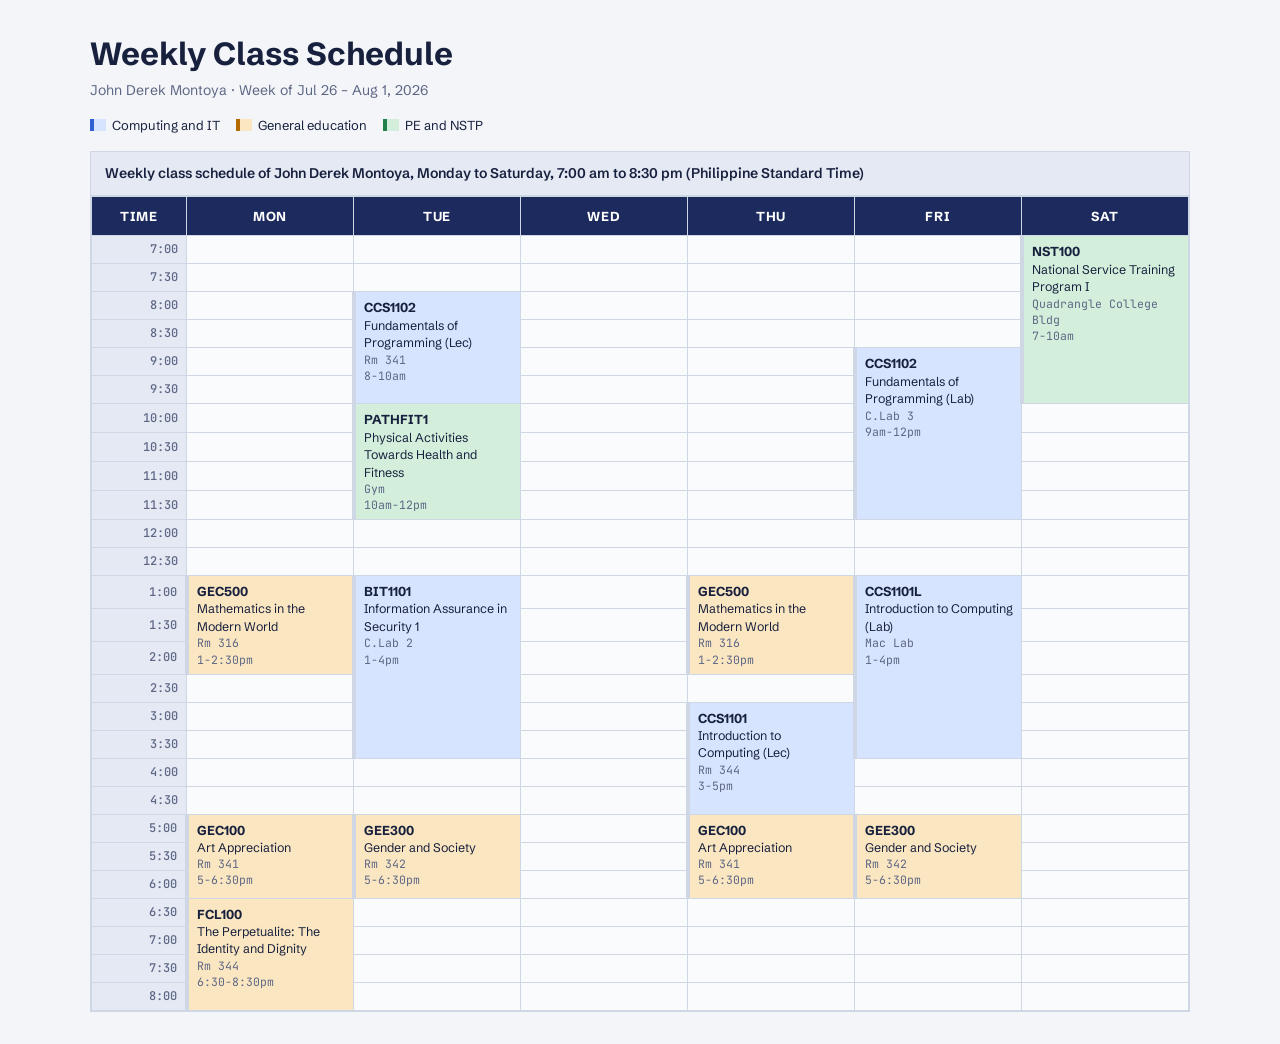
<file: index.html>
<!DOCTYPE html>
<html lang="en">
<head>
<meta charset="utf-8">
<meta name="viewport" content="width=device-width, initial-scale=1">
<title>Weekly Class Schedule</title>
<link rel="preconnect" href="https://fonts.googleapis.com">
<link rel="stylesheet" href="https://fonts.googleapis.com/css2?family=JetBrains+Mono:wght@400;500&family=Schibsted+Grotesk:wght@400;600;700&display=swap">
<link rel="stylesheet" href="styles.css">
</head>
<body>
<div class="page">
  <h1>Weekly Class Schedule</h1>
  <p class="sub">John Derek Montoya &middot; Week of Jul 26 &ndash; Aug 1, 2026</p>
  <ul class="legend">
    <li class="cs">Computing and IT</li>
    <li class="ge">General education</li>
    <li class="pe">PE and NSTP</li>
  </ul>
  <div class="table-wrap">
  <table class="schedule">
    <caption>Weekly class schedule of John Derek Montoya, Monday to Saturday, 7:00 am to 8:30 pm (Philippine Standard Time)</caption>
    <thead>
      <tr>
        <th scope="col">Time</th>
        <th scope="col" abbr="Monday">Mon</th>
        <th scope="col" abbr="Tuesday">Tue</th>
        <th scope="col" abbr="Wednesday">Wed</th>
        <th scope="col" abbr="Thursday">Thu</th>
        <th scope="col" abbr="Friday">Fri</th>
        <th scope="col" abbr="Saturday">Sat</th>
      </tr>
    </thead>
    <tbody>
      <tr>
        <th scope="row">7:00</th>
        <td class="free"></td>
        <td class="free"></td>
        <td class="free"></td>
        <td class="free"></td>
        <td class="free"></td>
        <td class="class pe" rowspan="6"><strong>NST100</strong>National Service Training Program I<span class="room">Quadrangle College Bldg</span><span class="time">7-10am</span></td>
      </tr>
      <tr>
        <th scope="row">7:30</th>
        <td class="free"></td>
        <td class="free"></td>
        <td class="free"></td>
        <td class="free"></td>
        <td class="free"></td>
      </tr>
      <tr>
        <th scope="row">8:00</th>
        <td class="free"></td>
        <td class="class cs" rowspan="4"><strong>CCS1102</strong>Fundamentals of Programming (Lec)<span class="room">Rm 341</span><span class="time">8-10am</span></td>
        <td class="free"></td>
        <td class="free"></td>
        <td class="free"></td>
      </tr>
      <tr>
        <th scope="row">8:30</th>
        <td class="free"></td>
        <td class="free"></td>
        <td class="free"></td>
        <td class="free"></td>
      </tr>
      <tr>
        <th scope="row">9:00</th>
        <td class="free"></td>
        <td class="free"></td>
        <td class="free"></td>
        <td class="class cs" rowspan="6"><strong>CCS1102</strong>Fundamentals of Programming (Lab)<span class="room">C.Lab 3</span><span class="time">9am-12pm</span></td>
      </tr>
      <tr>
        <th scope="row">9:30</th>
        <td class="free"></td>
        <td class="free"></td>
        <td class="free"></td>
      </tr>
      <tr>
        <th scope="row">10:00</th>
        <td class="free"></td>
        <td class="class pe" rowspan="4"><strong>PATHFIT1</strong>Physical Activities Towards Health and Fitness<span class="room">Gym</span><span class="time">10am-12pm</span></td>
        <td class="free"></td>
        <td class="free"></td>
        <td class="free"></td>
      </tr>
      <tr>
        <th scope="row">10:30</th>
        <td class="free"></td>
        <td class="free"></td>
        <td class="free"></td>
        <td class="free"></td>
      </tr>
      <tr>
        <th scope="row">11:00</th>
        <td class="free"></td>
        <td class="free"></td>
        <td class="free"></td>
        <td class="free"></td>
      </tr>
      <tr>
        <th scope="row">11:30</th>
        <td class="free"></td>
        <td class="free"></td>
        <td class="free"></td>
        <td class="free"></td>
      </tr>
      <tr>
        <th scope="row">12:00</th>
        <td class="free"></td>
        <td class="free"></td>
        <td class="free"></td>
        <td class="free"></td>
        <td class="free"></td>
        <td class="free"></td>
      </tr>
      <tr>
        <th scope="row">12:30</th>
        <td class="free"></td>
        <td class="free"></td>
        <td class="free"></td>
        <td class="free"></td>
        <td class="free"></td>
        <td class="free"></td>
      </tr>
      <tr>
        <th scope="row">1:00</th>
        <td class="class ge" rowspan="3"><strong>GEC500</strong>Mathematics in the Modern World<span class="room">Rm 316</span><span class="time">1-2:30pm</span></td>
        <td class="class cs" rowspan="6"><strong>BIT1101</strong>Information Assurance in Security 1<span class="room">C.Lab 2</span><span class="time">1-4pm</span></td>
        <td class="free"></td>
        <td class="class ge" rowspan="3"><strong>GEC500</strong>Mathematics in the Modern World<span class="room">Rm 316</span><span class="time">1-2:30pm</span></td>
        <td class="class cs" rowspan="6"><strong>CCS1101L</strong>Introduction to Computing (Lab)<span class="room">Mac Lab</span><span class="time">1-4pm</span></td>
        <td class="free"></td>
      </tr>
      <tr>
        <th scope="row">1:30</th>
        <td class="free"></td>
        <td class="free"></td>
      </tr>
      <tr>
        <th scope="row">2:00</th>
        <td class="free"></td>
        <td class="free"></td>
      </tr>
      <tr>
        <th scope="row">2:30</th>
        <td class="free"></td>
        <td class="free"></td>
        <td class="free"></td>
        <td class="free"></td>
      </tr>
      <tr>
        <th scope="row">3:00</th>
        <td class="free"></td>
        <td class="free"></td>
        <td class="class cs" rowspan="4"><strong>CCS1101</strong>Introduction to Computing (Lec)<span class="room">Rm 344</span><span class="time">3-5pm</span></td>
        <td class="free"></td>
      </tr>
      <tr>
        <th scope="row">3:30</th>
        <td class="free"></td>
        <td class="free"></td>
        <td class="free"></td>
      </tr>
      <tr>
        <th scope="row">4:00</th>
        <td class="free"></td>
        <td class="free"></td>
        <td class="free"></td>
        <td class="free"></td>
        <td class="free"></td>
      </tr>
      <tr>
        <th scope="row">4:30</th>
        <td class="free"></td>
        <td class="free"></td>
        <td class="free"></td>
        <td class="free"></td>
        <td class="free"></td>
      </tr>
      <tr>
        <th scope="row">5:00</th>
        <td class="class ge" rowspan="3"><strong>GEC100</strong>Art Appreciation<span class="room">Rm 341</span><span class="time">5-6:30pm</span></td>
        <td class="class ge" rowspan="3"><strong>GEE300</strong>Gender and Society<span class="room">Rm 342</span><span class="time">5-6:30pm</span></td>
        <td class="free"></td>
        <td class="class ge" rowspan="3"><strong>GEC100</strong>Art Appreciation<span class="room">Rm 341</span><span class="time">5-6:30pm</span></td>
        <td class="class ge" rowspan="3"><strong>GEE300</strong>Gender and Society<span class="room">Rm 342</span><span class="time">5-6:30pm</span></td>
        <td class="free"></td>
      </tr>
      <tr>
        <th scope="row">5:30</th>
        <td class="free"></td>
        <td class="free"></td>
      </tr>
      <tr>
        <th scope="row">6:00</th>
        <td class="free"></td>
        <td class="free"></td>
      </tr>
      <tr>
        <th scope="row">6:30</th>
        <td class="class ge" rowspan="4"><strong>FCL100</strong>The Perpetualite: The Identity and Dignity<span class="room">Rm 344</span><span class="time">6:30-8:30pm</span></td>
        <td class="free"></td>
        <td class="free"></td>
        <td class="free"></td>
        <td class="free"></td>
        <td class="free"></td>
      </tr>
      <tr>
        <th scope="row">7:00</th>
        <td class="free"></td>
        <td class="free"></td>
        <td class="free"></td>
        <td class="free"></td>
        <td class="free"></td>
      </tr>
      <tr>
        <th scope="row">7:30</th>
        <td class="free"></td>
        <td class="free"></td>
        <td class="free"></td>
        <td class="free"></td>
        <td class="free"></td>
      </tr>
      <tr>
        <th scope="row">8:00</th>
        <td class="free"></td>
        <td class="free"></td>
        <td class="free"></td>
        <td class="free"></td>
        <td class="free"></td>
      </tr>
    </tbody>
  </table>
  </div>
</div>
</body>
</html>
</file>
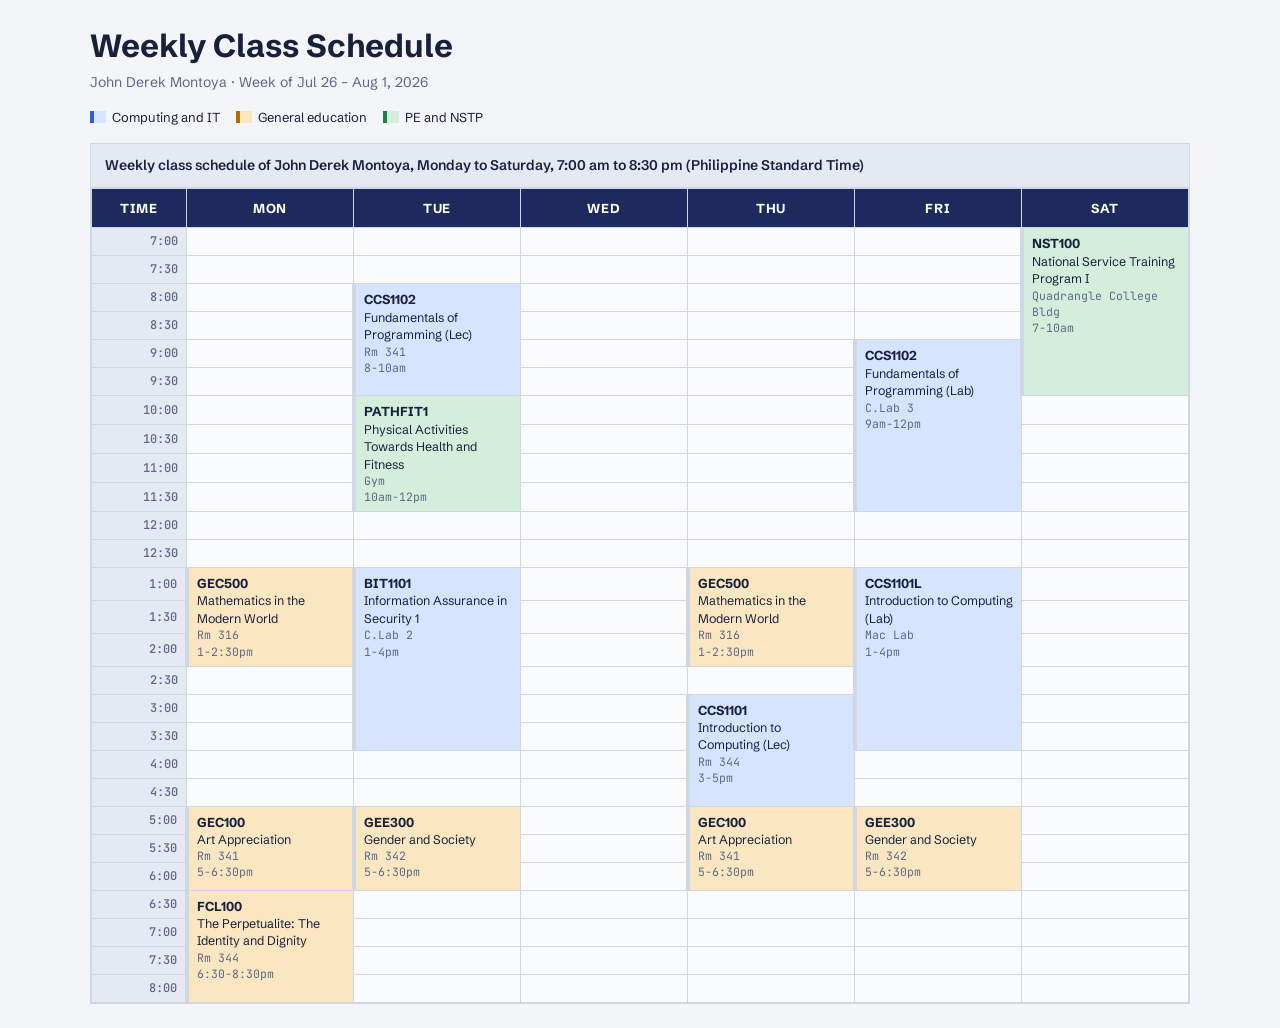
<file: MontoyaWeeklySchedule.html>
<!doctype html><html><head><meta charset=utf8><meta name=viewport content="width=device-width,initial-scale=1,viewport-fit=cover"><style>:root{color-scheme:light;box-sizing:border-box;padding-top:env(safe-area-inset-top,0px);padding-bottom:env(safe-area-inset-bottom,0px)}html{scroll-padding-top:env(safe-area-inset-top,0px)}body{margin:0;padding:0;font:14px -apple-system,BlinkMacSystemFont,sans-serif;background:#fff;color:#000}img{max-width:100%}[hidden]:not([hidden=until-found i]){display:none!important}</style></head><body>
<title>Weekwise</title>
<meta name="claude:viewport-fit-sides" content="cover">
<link rel="preconnect" href="https://fonts.googleapis.com">
<link rel="stylesheet" href="https://fonts.googleapis.com/css2?family=JetBrains+Mono:wght@400;500&family=Schibsted+Grotesk:wght@400;600;700&display=swap">
<style>
/* Weekly class schedule: layout is one dense timetable, color-coded by course type */
:root {
  --paper: #f3f5f9;
  --ink: #17203d;
  --muted: #5d6784;
  --line: #cfd6e4;
  --head-bg: #1c2a5e;
  --head-fg: #ffffff;
  --time-bg: #e4e9f4;
  --free-bg: #fafbfd;
  --cs-bg: #d6e4ff;
  --cs-edge: #2f5fd0;
  --ge-bg: #fbe6c2;
  --ge-edge: #b56a00;
  --pe-bg: #d3efdc;
  --pe-edge: #1f8049;
  --font-body: "Schibsted Grotesk", "Segoe UI", system-ui, sans-serif;
  --font-mono: "JetBrains Mono", ui-monospace, "Consolas", monospace;
}

@media (prefers-color-scheme: dark) {
  :root:not([data-theme="light"]) {
    --paper: #0f1424;
    --ink: #e8ecf8;
    --muted: #9aa5c6;
    --line: #2c3659;
    --head-bg: #3b4f9c;
    --head-fg: #ffffff;
    --time-bg: #182040;
    --free-bg: #121932;
    --cs-bg: #1d3470;
    --cs-edge: #7fa4ff;
    --ge-bg: #4a3512;
    --ge-edge: #f0b25a;
    --pe-bg: #17402b;
    --pe-edge: #62d08e;
    color-scheme: dark;
  }
}

:root[data-theme="dark"] {
  --paper: #0f1424;
  --ink: #e8ecf8;
  --muted: #9aa5c6;
  --line: #2c3659;
  --head-bg: #3b4f9c;
  --head-fg: #ffffff;
  --time-bg: #182040;
  --free-bg: #121932;
  --cs-bg: #1d3470;
  --cs-edge: #7fa4ff;
  --ge-bg: #4a3512;
  --ge-edge: #f0b25a;
  --pe-bg: #17402b;
  --pe-edge: #62d08e;
  color-scheme: dark;
}

body {
  background: var(--paper);
  color: var(--ink);
  font-family: var(--font-body);
  font-size: 14px;
  line-height: 1.4;
  padding-block: 24px;
  padding-left: max(16px, env(safe-area-inset-left, 0px));
  padding-right: max(16px, env(safe-area-inset-right, 0px));
}

.page {
  max-width: 1100px;
  margin: 0 auto;
}

h1 {
  font-size: clamp(1.4rem, 3vw, 2rem);
  margin: 0 0 4px;
  text-wrap: balance;
}

.sub {
  margin: 0 0 16px;
  color: var(--muted);
}

.legend {
  display: flex;
  flex-wrap: wrap;
  gap: 8px 16px;
  margin: 0 0 16px;
  padding: 0;
  list-style: none;
  font-size: 13px;
}

.legend li::before {
  content: "";
  display: inline-block;
  width: 12px;
  height: 12px;
  margin-right: 6px;
  border-left: 4px solid;
  vertical-align: -1px;
}

.legend .cs::before { background: var(--cs-bg); border-color: var(--cs-edge); }
.legend .ge::before { background: var(--ge-bg); border-color: var(--ge-edge); }
.legend .pe::before { background: var(--pe-bg); border-color: var(--pe-edge); }

.table-wrap {
  overflow-x: auto;
  border: 1px solid var(--line);
}

table.schedule {
  width: 100%;
  min-width: 820px;
  border-collapse: collapse;
  table-layout: fixed;
}

table.schedule caption {
  caption-side: top;
  padding: 12px 14px;
  text-align: left;
  font-weight: 600;
  background: var(--time-bg);
  border-bottom: 1px solid var(--line);
}

table.schedule th,
table.schedule td {
  border: 1px solid var(--line);
  padding: 0 8px;
}

table.schedule thead th {
  background: var(--head-bg);
  color: var(--head-fg);
  padding: 10px 8px;
  text-align: center;
  font-size: 13px;
  letter-spacing: 0.06em;
  text-transform: uppercase;
}

table.schedule thead th:first-child {
  width: 78px;
}

table.schedule tbody tr {
  height: 28px;
}

table.schedule tbody th {
  background: var(--time-bg);
  color: var(--muted);
  font-family: var(--font-mono);
  font-size: 12px;
  font-weight: 500;
  text-align: right;
  font-variant-numeric: tabular-nums;
}

table.schedule td.free {
  background: var(--free-bg);
}

table.schedule td.class {
  padding: 6px 8px;
  vertical-align: top;
  border-left-width: 4px;
  font-size: 12.5px;
}

table.schedule td.class strong {
  display: block;
  font-size: 13px;
}

table.schedule td.class .room,
table.schedule td.class .time {
  display: block;
  color: var(--muted);
  font-family: var(--font-mono);
  font-size: 11.5px;
}

td.cs { background: var(--cs-bg); border-left-color: var(--cs-edge); }
td.ge { background: var(--ge-bg); border-left-color: var(--ge-edge); }
td.pe { background: var(--pe-bg); border-left-color: var(--pe-edge); }

@media (prefers-reduced-motion: no-preference) {
  table.schedule td.class {
    transition: filter 0.15s;
  }
  table.schedule td.class:hover {
    filter: brightness(0.96);
  }
}

</style>
<div class="page">
  <h1>Weekly Class Schedule</h1>
  <p class="sub">John Derek Montoya &middot; Week of Jul 26 &ndash; Aug 1, 2026</p>
  <ul class="legend">
    <li class="cs">Computing and IT</li>
    <li class="ge">General education</li>
    <li class="pe">PE and NSTP</li>
  </ul>
  <div class="table-wrap">
  <table class="schedule">
    <caption>Weekly class schedule of John Derek Montoya, Monday to Saturday, 7:00 am to 8:30 pm (Philippine Standard Time)</caption>
    <thead>
      <tr>
        <th scope="col">Time</th>
        <th scope="col" abbr="Monday">Mon</th>
        <th scope="col" abbr="Tuesday">Tue</th>
        <th scope="col" abbr="Wednesday">Wed</th>
        <th scope="col" abbr="Thursday">Thu</th>
        <th scope="col" abbr="Friday">Fri</th>
        <th scope="col" abbr="Saturday">Sat</th>
      </tr>
    </thead>
    <tbody>
      <tr>
        <th scope="row">7:00</th>
        <td class="free"></td>
        <td class="free"></td>
        <td class="free"></td>
        <td class="free"></td>
        <td class="free"></td>
        <td class="class pe" rowspan="6"><strong>NST100</strong>National Service Training Program I<span class="room">Quadrangle College Bldg</span><span class="time">7-10am</span></td>
      </tr>
      <tr>
        <th scope="row">7:30</th>
        <td class="free"></td>
        <td class="free"></td>
        <td class="free"></td>
        <td class="free"></td>
        <td class="free"></td>
      </tr>
      <tr>
        <th scope="row">8:00</th>
        <td class="free"></td>
        <td class="class cs" rowspan="4"><strong>CCS1102</strong>Fundamentals of Programming (Lec)<span class="room">Rm 341</span><span class="time">8-10am</span></td>
        <td class="free"></td>
        <td class="free"></td>
        <td class="free"></td>
      </tr>
      <tr>
        <th scope="row">8:30</th>
        <td class="free"></td>
        <td class="free"></td>
        <td class="free"></td>
        <td class="free"></td>
      </tr>
      <tr>
        <th scope="row">9:00</th>
        <td class="free"></td>
        <td class="free"></td>
        <td class="free"></td>
        <td class="class cs" rowspan="6"><strong>CCS1102</strong>Fundamentals of Programming (Lab)<span class="room">C.Lab 3</span><span class="time">9am-12pm</span></td>
      </tr>
      <tr>
        <th scope="row">9:30</th>
        <td class="free"></td>
        <td class="free"></td>
        <td class="free"></td>
      </tr>
      <tr>
        <th scope="row">10:00</th>
        <td class="free"></td>
        <td class="class pe" rowspan="4"><strong>PATHFIT1</strong>Physical Activities Towards Health and Fitness<span class="room">Gym</span><span class="time">10am-12pm</span></td>
        <td class="free"></td>
        <td class="free"></td>
        <td class="free"></td>
      </tr>
      <tr>
        <th scope="row">10:30</th>
        <td class="free"></td>
        <td class="free"></td>
        <td class="free"></td>
        <td class="free"></td>
      </tr>
      <tr>
        <th scope="row">11:00</th>
        <td class="free"></td>
        <td class="free"></td>
        <td class="free"></td>
        <td class="free"></td>
      </tr>
      <tr>
        <th scope="row">11:30</th>
        <td class="free"></td>
        <td class="free"></td>
        <td class="free"></td>
        <td class="free"></td>
      </tr>
      <tr>
        <th scope="row">12:00</th>
        <td class="free"></td>
        <td class="free"></td>
        <td class="free"></td>
        <td class="free"></td>
        <td class="free"></td>
        <td class="free"></td>
      </tr>
      <tr>
        <th scope="row">12:30</th>
        <td class="free"></td>
        <td class="free"></td>
        <td class="free"></td>
        <td class="free"></td>
        <td class="free"></td>
        <td class="free"></td>
      </tr>
      <tr>
        <th scope="row">1:00</th>
        <td class="class ge" rowspan="3"><strong>GEC500</strong>Mathematics in the Modern World<span class="room">Rm 316</span><span class="time">1-2:30pm</span></td>
        <td class="class cs" rowspan="6"><strong>BIT1101</strong>Information Assurance in Security 1<span class="room">C.Lab 2</span><span class="time">1-4pm</span></td>
        <td class="free"></td>
        <td class="class ge" rowspan="3"><strong>GEC500</strong>Mathematics in the Modern World<span class="room">Rm 316</span><span class="time">1-2:30pm</span></td>
        <td class="class cs" rowspan="6"><strong>CCS1101L</strong>Introduction to Computing (Lab)<span class="room">Mac Lab</span><span class="time">1-4pm</span></td>
        <td class="free"></td>
      </tr>
      <tr>
        <th scope="row">1:30</th>
        <td class="free"></td>
        <td class="free"></td>
      </tr>
      <tr>
        <th scope="row">2:00</th>
        <td class="free"></td>
        <td class="free"></td>
      </tr>
      <tr>
        <th scope="row">2:30</th>
        <td class="free"></td>
        <td class="free"></td>
        <td class="free"></td>
        <td class="free"></td>
      </tr>
      <tr>
        <th scope="row">3:00</th>
        <td class="free"></td>
        <td class="free"></td>
        <td class="class cs" rowspan="4"><strong>CCS1101</strong>Introduction to Computing (Lec)<span class="room">Rm 344</span><span class="time">3-5pm</span></td>
        <td class="free"></td>
      </tr>
      <tr>
        <th scope="row">3:30</th>
        <td class="free"></td>
        <td class="free"></td>
        <td class="free"></td>
      </tr>
      <tr>
        <th scope="row">4:00</th>
        <td class="free"></td>
        <td class="free"></td>
        <td class="free"></td>
        <td class="free"></td>
        <td class="free"></td>
      </tr>
      <tr>
        <th scope="row">4:30</th>
        <td class="free"></td>
        <td class="free"></td>
        <td class="free"></td>
        <td class="free"></td>
        <td class="free"></td>
      </tr>
      <tr>
        <th scope="row">5:00</th>
        <td class="class ge" rowspan="3"><strong>GEC100</strong>Art Appreciation<span class="room">Rm 341</span><span class="time">5-6:30pm</span></td>
        <td class="class ge" rowspan="3"><strong>GEE300</strong>Gender and Society<span class="room">Rm 342</span><span class="time">5-6:30pm</span></td>
        <td class="free"></td>
        <td class="class ge" rowspan="3"><strong>GEC100</strong>Art Appreciation<span class="room">Rm 341</span><span class="time">5-6:30pm</span></td>
        <td class="class ge" rowspan="3"><strong>GEE300</strong>Gender and Society<span class="room">Rm 342</span><span class="time">5-6:30pm</span></td>
        <td class="free"></td>
      </tr>
      <tr>
        <th scope="row">5:30</th>
        <td class="free"></td>
        <td class="free"></td>
      </tr>
      <tr>
        <th scope="row">6:00</th>
        <td class="free"></td>
        <td class="free"></td>
      </tr>
      <tr>
        <th scope="row">6:30</th>
        <td class="class ge" rowspan="4"><strong>FCL100</strong>The Perpetualite: The Identity and Dignity<span class="room">Rm 344</span><span class="time">6:30-8:30pm</span></td>
        <td class="free"></td>
        <td class="free"></td>
        <td class="free"></td>
        <td class="free"></td>
        <td class="free"></td>
      </tr>
      <tr>
        <th scope="row">7:00</th>
        <td class="free"></td>
        <td class="free"></td>
        <td class="free"></td>
        <td class="free"></td>
        <td class="free"></td>
      </tr>
      <tr>
        <th scope="row">7:30</th>
        <td class="free"></td>
        <td class="free"></td>
        <td class="free"></td>
        <td class="free"></td>
        <td class="free"></td>
      </tr>
      <tr>
        <th scope="row">8:00</th>
        <td class="free"></td>
        <td class="free"></td>
        <td class="free"></td>
        <td class="free"></td>
        <td class="free"></td>
      </tr>
    </tbody>
  </table>
  </div>
</div>

</body></html>
</file>
<file: styles.css>
/* Weekly class schedule: layout is one dense timetable, color-coded by course type */
:root {
  --paper: #f3f5f9;
  --ink: #17203d;
  --muted: #5d6784;
  --line: #cfd6e4;
  --head-bg: #1c2a5e;
  --head-fg: #ffffff;
  --time-bg: #e4e9f4;
  --free-bg: #fafbfd;
  --cs-bg: #d6e4ff;
  --cs-edge: #2f5fd0;
  --ge-bg: #fbe6c2;
  --ge-edge: #b56a00;
  --pe-bg: #d3efdc;
  --pe-edge: #1f8049;
  --font-body: "Schibsted Grotesk", "Segoe UI", system-ui, sans-serif;
  --font-mono: "JetBrains Mono", ui-monospace, "Consolas", monospace;
}

@media (prefers-color-scheme: dark) {
  :root:not([data-theme="light"]) {
    --paper: #0f1424;
    --ink: #e8ecf8;
    --muted: #9aa5c6;
    --line: #2c3659;
    --head-bg: #3b4f9c;
    --head-fg: #ffffff;
    --time-bg: #182040;
    --free-bg: #121932;
    --cs-bg: #1d3470;
    --cs-edge: #7fa4ff;
    --ge-bg: #4a3512;
    --ge-edge: #f0b25a;
    --pe-bg: #17402b;
    --pe-edge: #62d08e;
    color-scheme: dark;
  }
}

:root[data-theme="dark"] {
  --paper: #0f1424;
  --ink: #e8ecf8;
  --muted: #9aa5c6;
  --line: #2c3659;
  --head-bg: #3b4f9c;
  --head-fg: #ffffff;
  --time-bg: #182040;
  --free-bg: #121932;
  --cs-bg: #1d3470;
  --cs-edge: #7fa4ff;
  --ge-bg: #4a3512;
  --ge-edge: #f0b25a;
  --pe-bg: #17402b;
  --pe-edge: #62d08e;
  color-scheme: dark;
}

body {
  background: var(--paper);
  color: var(--ink);
  font-family: var(--font-body);
  font-size: 14px;
  line-height: 1.4;
  padding-block: 24px;
  padding-left: max(16px, env(safe-area-inset-left, 0px));
  padding-right: max(16px, env(safe-area-inset-right, 0px));
}

.page {
  max-width: 1100px;
  margin: 0 auto;
}

h1 {
  font-size: clamp(1.4rem, 3vw, 2rem);
  margin: 0 0 4px;
  text-wrap: balance;
}

.sub {
  margin: 0 0 16px;
  color: var(--muted);
}

.legend {
  display: flex;
  flex-wrap: wrap;
  gap: 8px 16px;
  margin: 0 0 16px;
  padding: 0;
  list-style: none;
  font-size: 13px;
}

.legend li::before {
  content: "";
  display: inline-block;
  width: 12px;
  height: 12px;
  margin-right: 6px;
  border-left: 4px solid;
  vertical-align: -1px;
}

.legend .cs::before { background: var(--cs-bg); border-color: var(--cs-edge); }
.legend .ge::before { background: var(--ge-bg); border-color: var(--ge-edge); }
.legend .pe::before { background: var(--pe-bg); border-color: var(--pe-edge); }

.table-wrap {
  overflow-x: auto;
  border: 1px solid var(--line);
}

table.schedule {
  width: 100%;
  min-width: 820px;
  border-collapse: collapse;
  table-layout: fixed;
}

table.schedule caption {
  caption-side: top;
  padding: 12px 14px;
  text-align: left;
  font-weight: 600;
  background: var(--time-bg);
  border-bottom: 1px solid var(--line);
}

table.schedule th,
table.schedule td {
  border: 1px solid var(--line);
  padding: 0 8px;
}

table.schedule thead th {
  background: var(--head-bg);
  color: var(--head-fg);
  padding: 10px 8px;
  text-align: center;
  font-size: 13px;
  letter-spacing: 0.06em;
  text-transform: uppercase;
}

table.schedule thead th:first-child {
  width: 78px;
}

table.schedule tbody tr {
  height: 28px;
}

table.schedule tbody th {
  background: var(--time-bg);
  color: var(--muted);
  font-family: var(--font-mono);
  font-size: 12px;
  font-weight: 500;
  text-align: right;
  font-variant-numeric: tabular-nums;
}

table.schedule td.free {
  background: var(--free-bg);
}

table.schedule td.class {
  padding: 6px 8px;
  vertical-align: top;
  border-left-width: 4px;
  font-size: 12.5px;
}

table.schedule td.class strong {
  display: block;
  font-size: 13px;
}

table.schedule td.class .room,
table.schedule td.class .time {
  display: block;
  color: var(--muted);
  font-family: var(--font-mono);
  font-size: 11.5px;
}

td.cs { background: var(--cs-bg); border-left-color: var(--cs-edge); }
td.ge { background: var(--ge-bg); border-left-color: var(--ge-edge); }
td.pe { background: var(--pe-bg); border-left-color: var(--pe-edge); }

@media (prefers-reduced-motion: no-preference) {
  table.schedule td.class {
    transition: filter 0.15s;
  }
  table.schedule td.class:hover {
    filter: brightness(0.96);
  }
}
</file>
